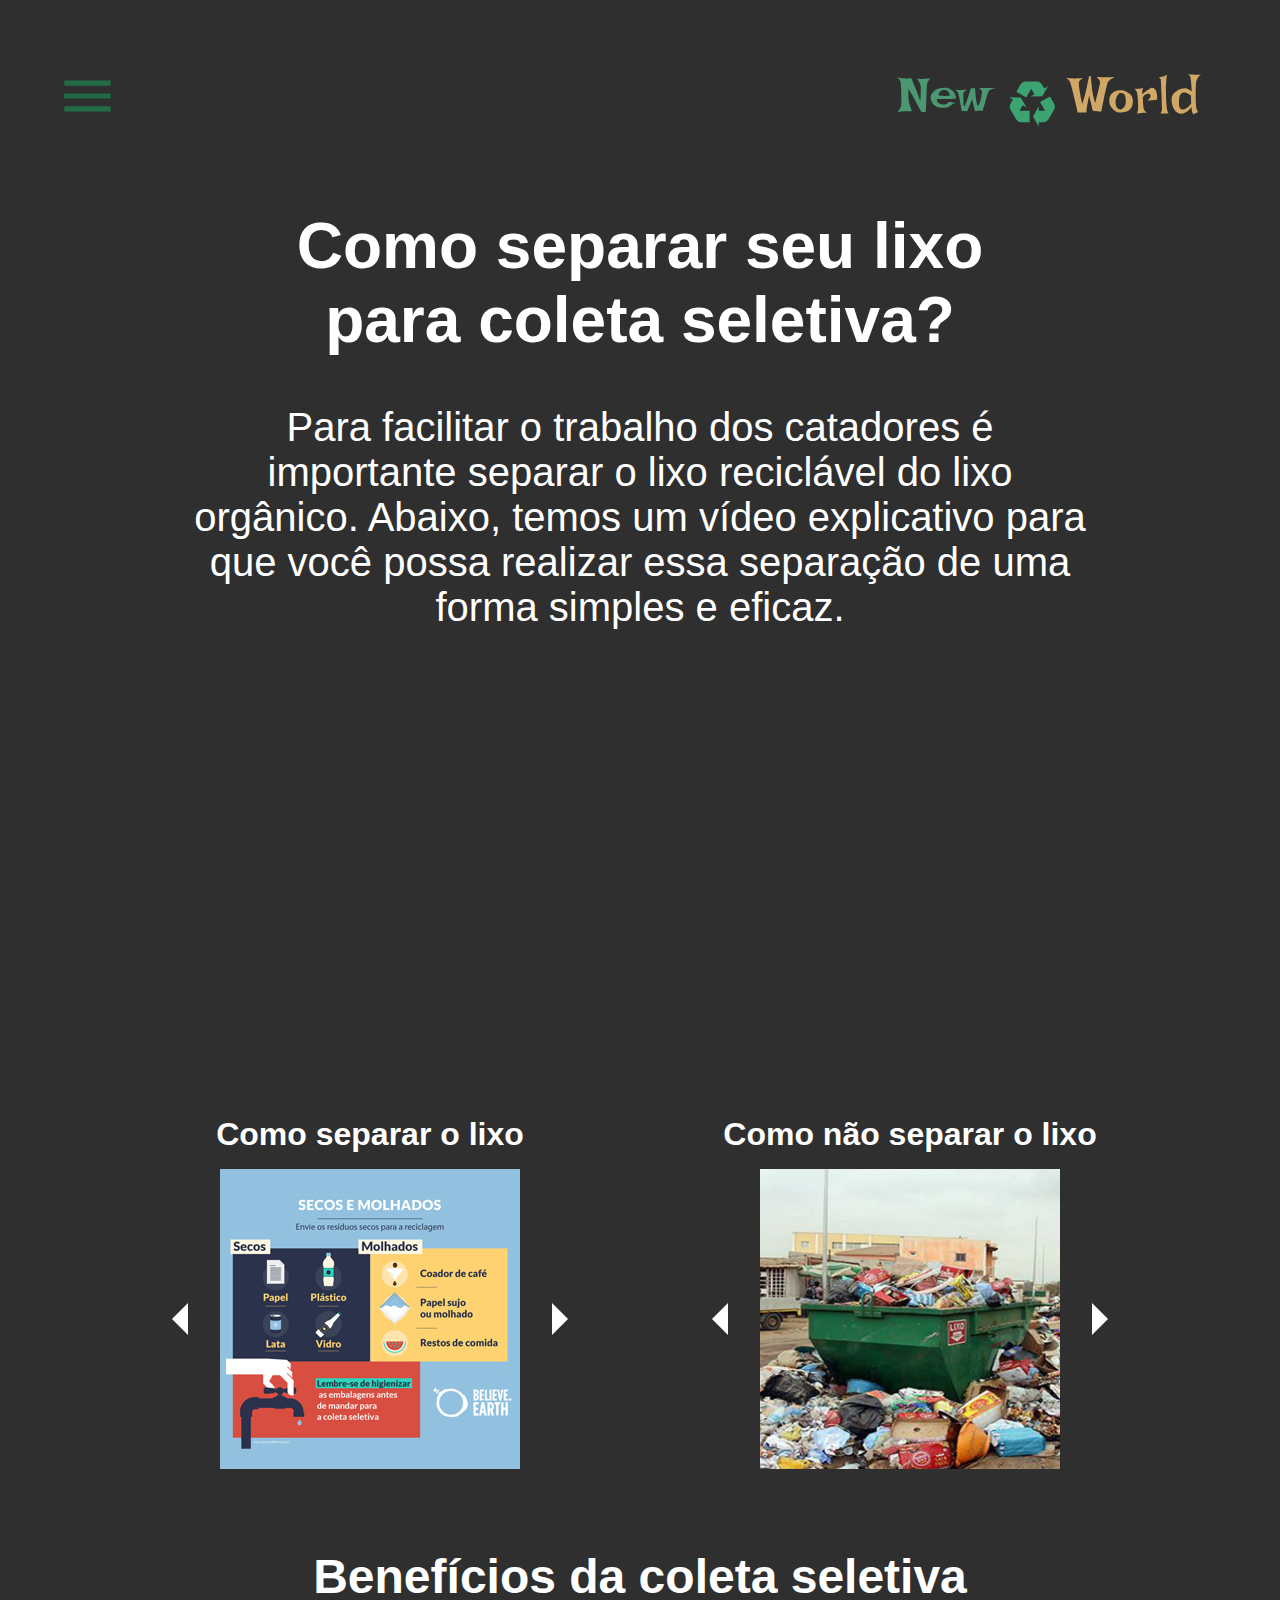
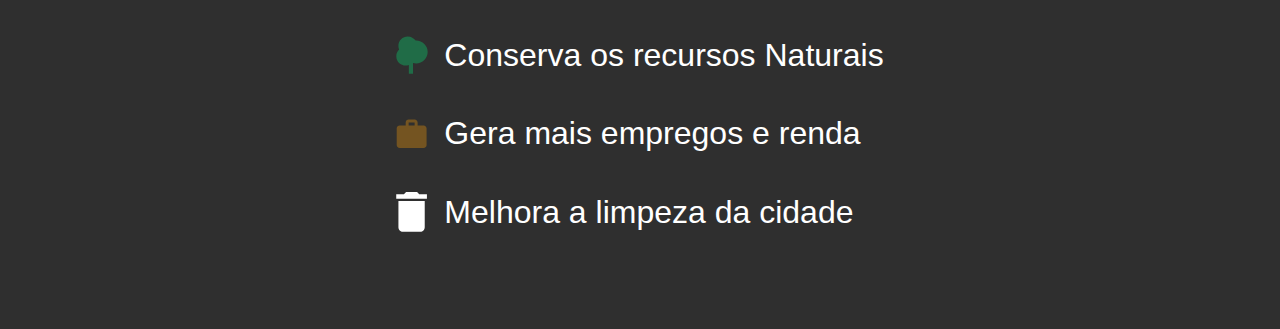
<file: index.html>
<!DOCTYPE html>
<html lang="pt-BR">

<head>
    <meta charset="UTF-8">
    <title>New World</title>
    <!-- Css -->
    <link rel="stylesheet" href="./styles/global.css">
    <link rel="stylesheet" href="./styles/index.css">
    <!-- Scripts -->
    <script defer src="./scripts/menu.js"></script>
    <script defer src="./scripts/carrosel.js"></script>
</head>

<body>
    <div id="backgroundOverlay"></div>
    <header>
        <div>
            <img id="menuIcon" src="./assets/menu.svg" alt="Icone do Menu" onclick="openMenu()">
            <img id="logo" src="./assets/logo.svg" alt="">
        </div>
        <!-- Menu lateral -->
        <nav id="menu">
            <div id="closeDiv">
                <img id="closeNav" src="./assets/close.svg" alt="Icone do X" onclick="closeMenu()">
            </div>
            <ul>
                <a href="./index.html">
                    <li>
                        <img src="./assets/home.svg" alt="Logo da pagina home">
                        <span>Home</span>
                    </li>
                </a>
                
                <a href="./pages/login.html">
                    <li>
                        <img src="./assets/login.svg" alt="Logo de login">
                        <span>Faça Login</span>
                    </li>
                </a>
                
                <a href="./pages/sobreNos.html">
                    <li>
                        <img src="./assets/info.svg" alt="Logo de sobre nós">
                        <span>Sobre nós</span>
                    </li>
                </a>
                
                <a href="./pages/ajuda.html">
                    <li>
                        <img src="../assets/help.svg" alt="Logo para ajuda">
                        <span>Ajuda</span>
                    </li>
                </a>
                
            </ul>
        </nav>
    </header>

    <main>
        <div class="divTitle">
            <h1 class="title">Como separar seu lixo </h1>
            <h1 class="title">para coleta seletiva?</h1>
        </div>
        <p class="text">Para facilitar o trabalho dos catadores é  importante separar o lixo reciclável do lixo orgânico. Abaixo, temos um vídeo explicativo para que você possa realizar essa separação de uma forma simples e eficaz.</p>
        
        <iframe width="750" height="390" src="https://www.youtube.com/embed/V4qgUdwze6E" title="YouTube video player" frameborder="0" allow="accelerometer; autoplay; clipboard-write; encrypted-media; gyroscope; picture-in-picture" allowfullscreen></iframe>

        <div id="carrosel">
            <div class="carrosel">
                <span>Como separar o lixo</span>
                <div>
                    <img class="seta" src="./assets/menu-left.svg" alt="Seta para esquerda" onclick="voltaImagem1()">
                    <img class="image" id="img1" src="./assets/comoSeparar1.jpg" alt="">
                    <img class="seta" src="./assets/menu-right.svg" alt="Seta para direita" onclick="proximaImagem1()">
                </div>
            </div>
            <div class="carrosel">
                <span>Como não separar o lixo</span>
                <div>
                    <img class="seta" src="./assets/menu-left.svg" alt="Seta para esquerda" onclick="voltaImagem2()">
                    <img class="image" id="img2" src="./assets/comoNaoSeparar1.jpg" alt="">
                    <img class="seta" src="./assets/menu-right.svg" alt="Seta para direita" onclick="proximaImagem2()">
                </div>
            </div>
        </div>

        <h1 class="title subTitle">Benefícios da coleta seletiva</h1>
        <div id="containerBeneficios">
            <div class="divBeneficios">
                <img src="./assets/tree.svg" alt="">
                <span>Conserva os recursos Naturais</span>
            </div>
            <div class="divBeneficios">
                <img src="./assets/briefcase.svg" alt="">
                <span>Gera mais empregos e renda</span>
            </div>
            <div class="divBeneficios">
                <img src="./assets/delete.svg" alt="">
                <span>Melhora a limpeza da cidade</span>
            </div>
        </div>
        
    </main>
</body>

</html>
</file>
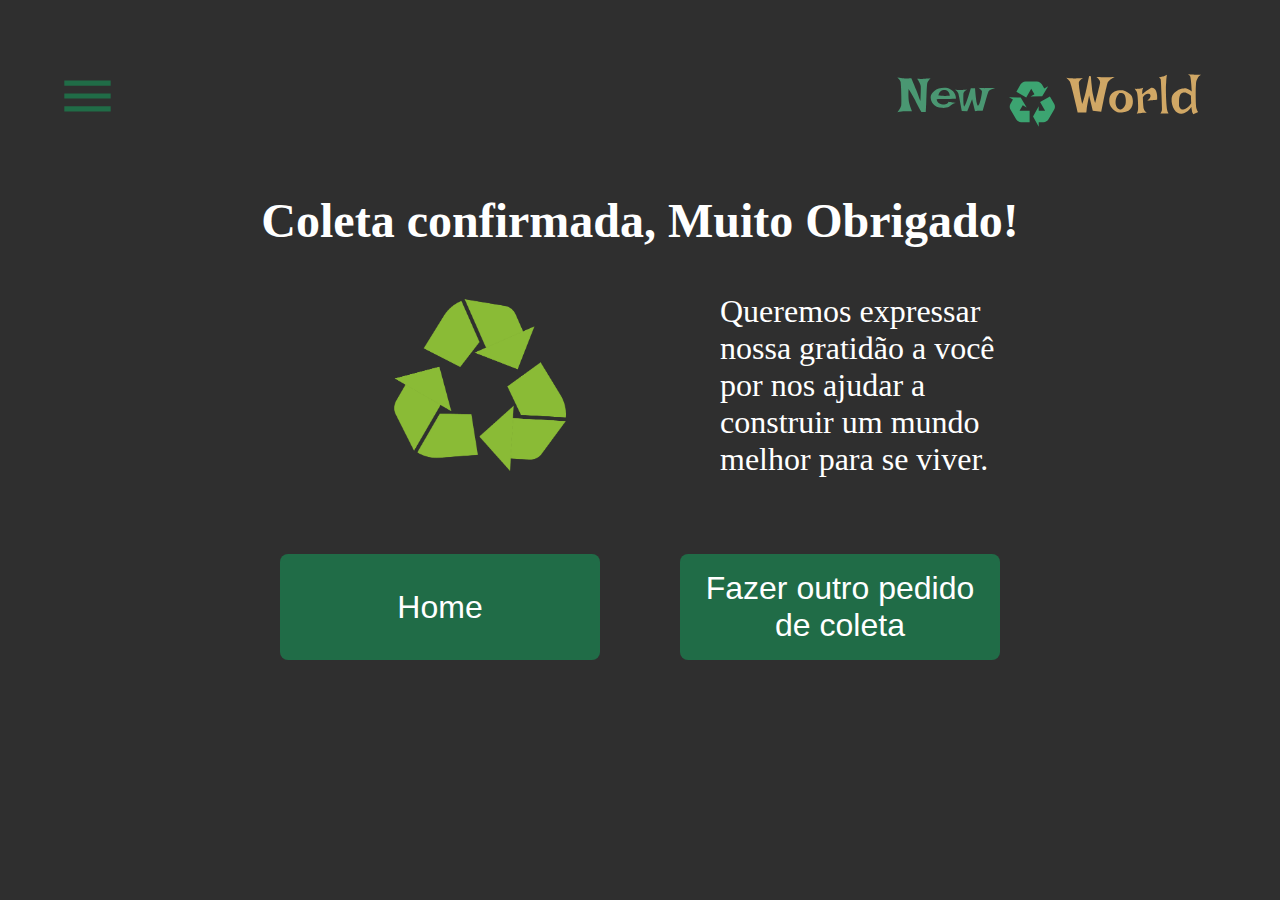
<file: pages/agradecimento.html>
<!DOCTYPE html>
<html lang="pt-BR">
<head>
    <meta charset="UTF-8">
    <title>Gratidão</title>
    <link rel="stylesheet" href="../styles/global.css">
    <link rel="stylesheet" href="../styles/agradecimento.css">
    <script defer src="../scripts/menu.js"></script>
</head>
<body>
    <div id="backgroundOverlay"></div>
    <header>
        <div>
            <img id="menuIcon" src="../assets/menu.svg" alt="Icone do Menu" onclick="openMenu()">
            <img id="logo" src="../assets/logo.svg" alt="">
        </div>
        <!-- Menu lateral -->
        <nav id="menu">
            <div id="closeDiv">
                <img id="closeNav" src="../assets/close.svg" alt="Icone do X" onclick="closeMenu()">
            </div>
            <ul>
                <a href="../index.html">
                    <li>
                        <img src="../assets/home.svg" alt="Logo da pagina home">
                        <span>Home</span>
                    </li>
                </a>
                
                <a href="./login.html">
                    <li>
                        <img src="../assets/login.svg" alt="Logo de login">
                        <span>Faça Login</span>
                    </li>
                </a>
                
                <a href="./sobreNos.html">
                    <li>
                        <img src="../assets/info.svg" alt="Logo de sobre nós">
                        <span>Sobre nós</span>
                    </li>
                </a>
                
                <a href="./ajuda.html">
                    <li>
                        <img src="../assets/help.svg" alt="Logo para ajuda">
                        <span>Ajuda</span>
                    </li>
                </a>
                
            </ul>
        </nav>
    </header>

    <main>
        <h1>Coleta confirmada, Muito Obrigado!</h1>
        <div class="textoAgradecimento">
            <img src="../assets/coleta_seletiva.png" alt="Icone da coleta seletiva">
            <p>Queremos expressar nossa gratidão a você por nos ajudar a construir um mundo melhor para se viver.</p>
        </div>

        <div class="buttons">
            <button class="button"><a href="../index.html">Home</a></button>
            <button class="button"><a href="./pessoaFisica.html">Fazer outro pedido de coleta</a></button>
            
        </div>
        
    </main>

</body>
</html>
</file>
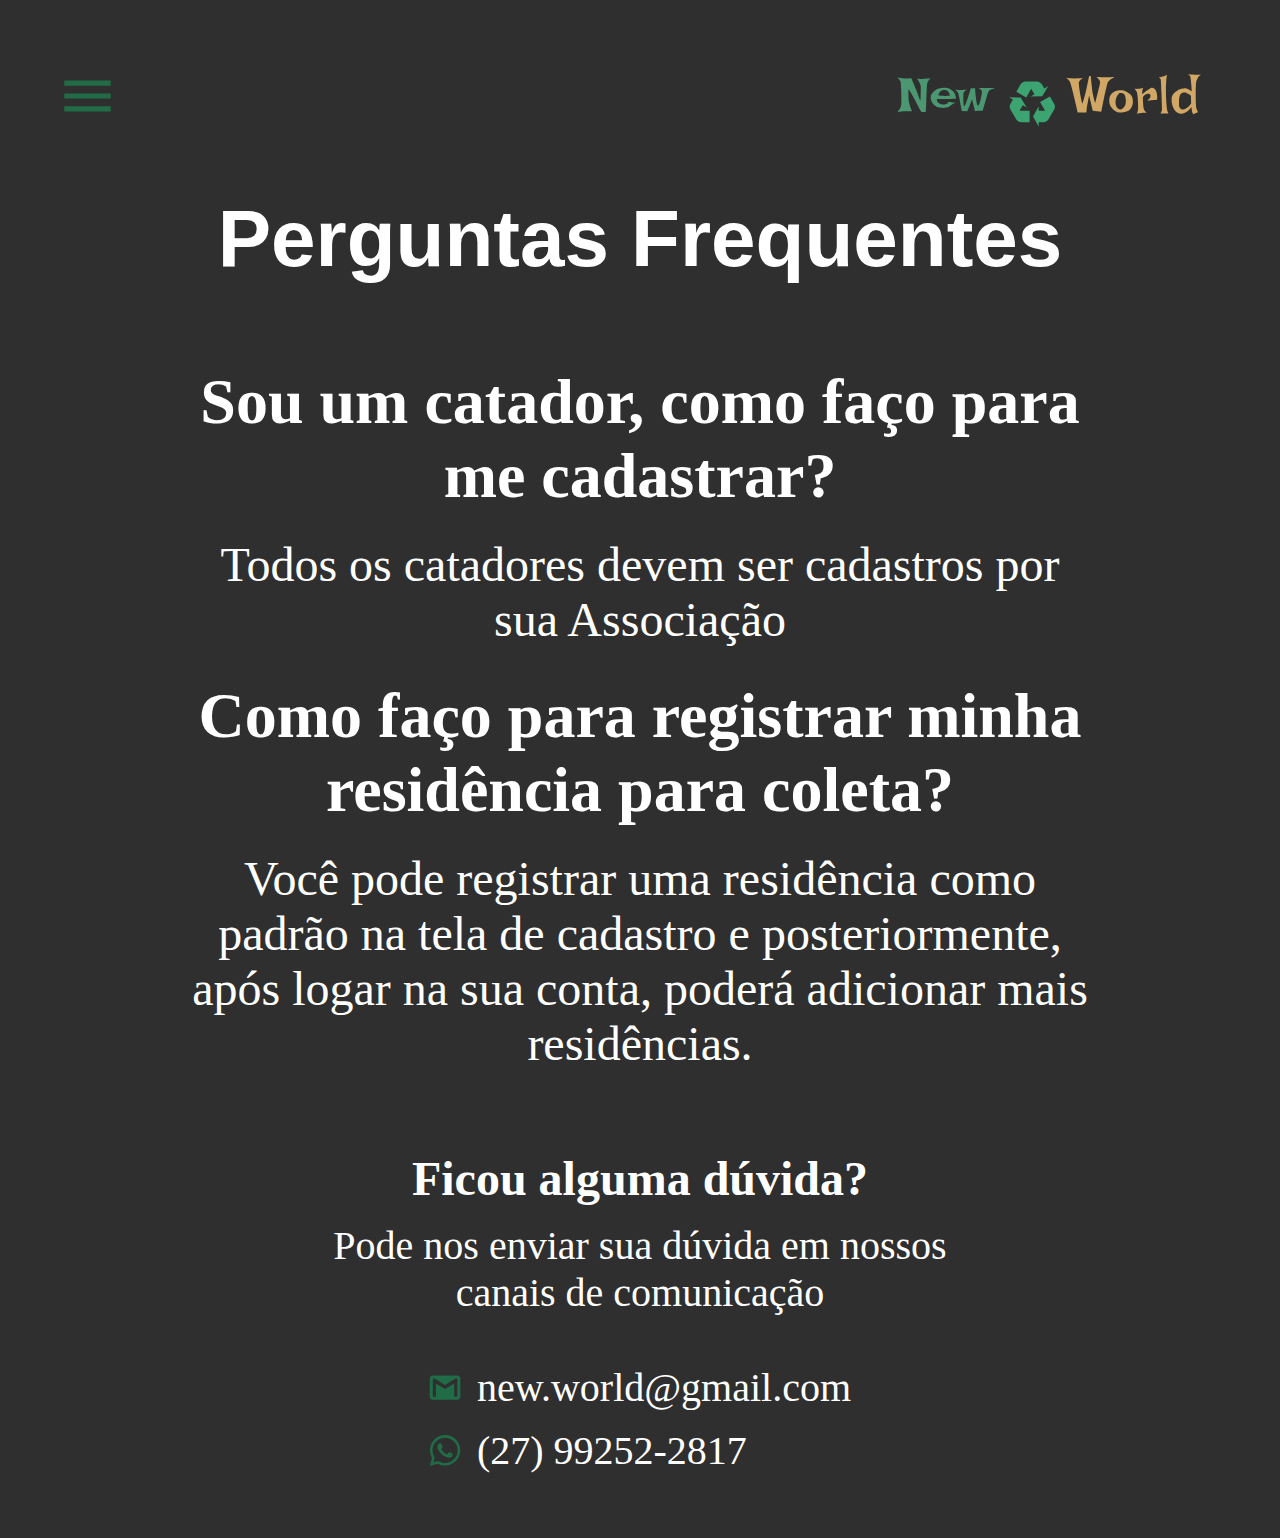
<file: pages/ajuda.html>
<!DOCTYPE html>
<html lang="pt-BR">

<head>
    <meta charset="UTF-8">
    <title>Ajuda</title>
    <link rel="stylesheet" href="../styles/global.css">
    <link rel="stylesheet" href="../styles/ajuda.css">
    <script defer src="../scripts/menu.js"></script>
</head>

<body>
    <div id="backgroundOverlay"></div>
    <header>
        <div>
            <img id="menuIcon" src="../assets/menu.svg" alt="Icone do Menu" onclick="openMenu()">
            <img id="logo" src="../assets/logo.svg" alt="">
        </div>
        <!-- Menu lateral -->
        <nav id="menu">
            <div id="closeDiv">
                <img id="closeNav" src="../assets/close.svg" alt="Icone do X" onclick="closeMenu()">
            </div>
            <ul>
                <a href="../index.html">
                    <li>
                        <img src="../assets/home.svg" alt="Logo da pagina home">
                        <span>Home</span>
                    </li>
                </a>
                
                <a href="./login.html">
                    <li>
                        <img src="../assets/login.svg" alt="Logo de login">
                        <span>Faça Login</span>
                    </li>
                </a>
                
                <a href="./sobreNos.html">
                    <li>
                        <img src="../assets/info.svg" alt="Logo de sobre nós">
                        <span>Sobre nós</span>
                    </li>
                </a>
                
                <a href="./ajuda.html">
                    <li>
                        <img src="../assets/help.svg" alt="Logo para ajuda">
                        <span>Ajuda</span>
                    </li>
                </a>
                
            </ul>
        </nav>
    </header>

    <main>
        <h1 class="title">Perguntas Frequentes</h1>

        <ul>
            <li>
                <h2>Sou um catador, como faço para me cadastrar?</h2>
                <p>Todos os catadores devem ser cadastros por sua Associação</p>
            </li>
            <li>
                <h2>Como faço para registrar minha residência para coleta?</h2>
                <p>Você pode registrar uma residência como padrão na tela de cadastro e posteriormente, após logar na
                    sua conta, poderá adicionar mais residências. </p>
            </li>
        </ul>
    </main>

    <footer>
        <h2>Ficou alguma dúvida?</h2>
        <p>Pode nos enviar sua dúvida em nossos canais de comunicação</p>
        <div id="socialMidias">
            <div>
                <img src="../assets/gmail.svg" alt="Logo do Gmail">
                <span>new.world@gmail.com</span>
            </div>
            <div>
                <img src="../assets/whatsapp.svg" alt="Logo do Whatsapp">
                <span>(27) 99252-2817</span>
            </div>
        </div>
        
    </footer>


</body>

</html>
</file>
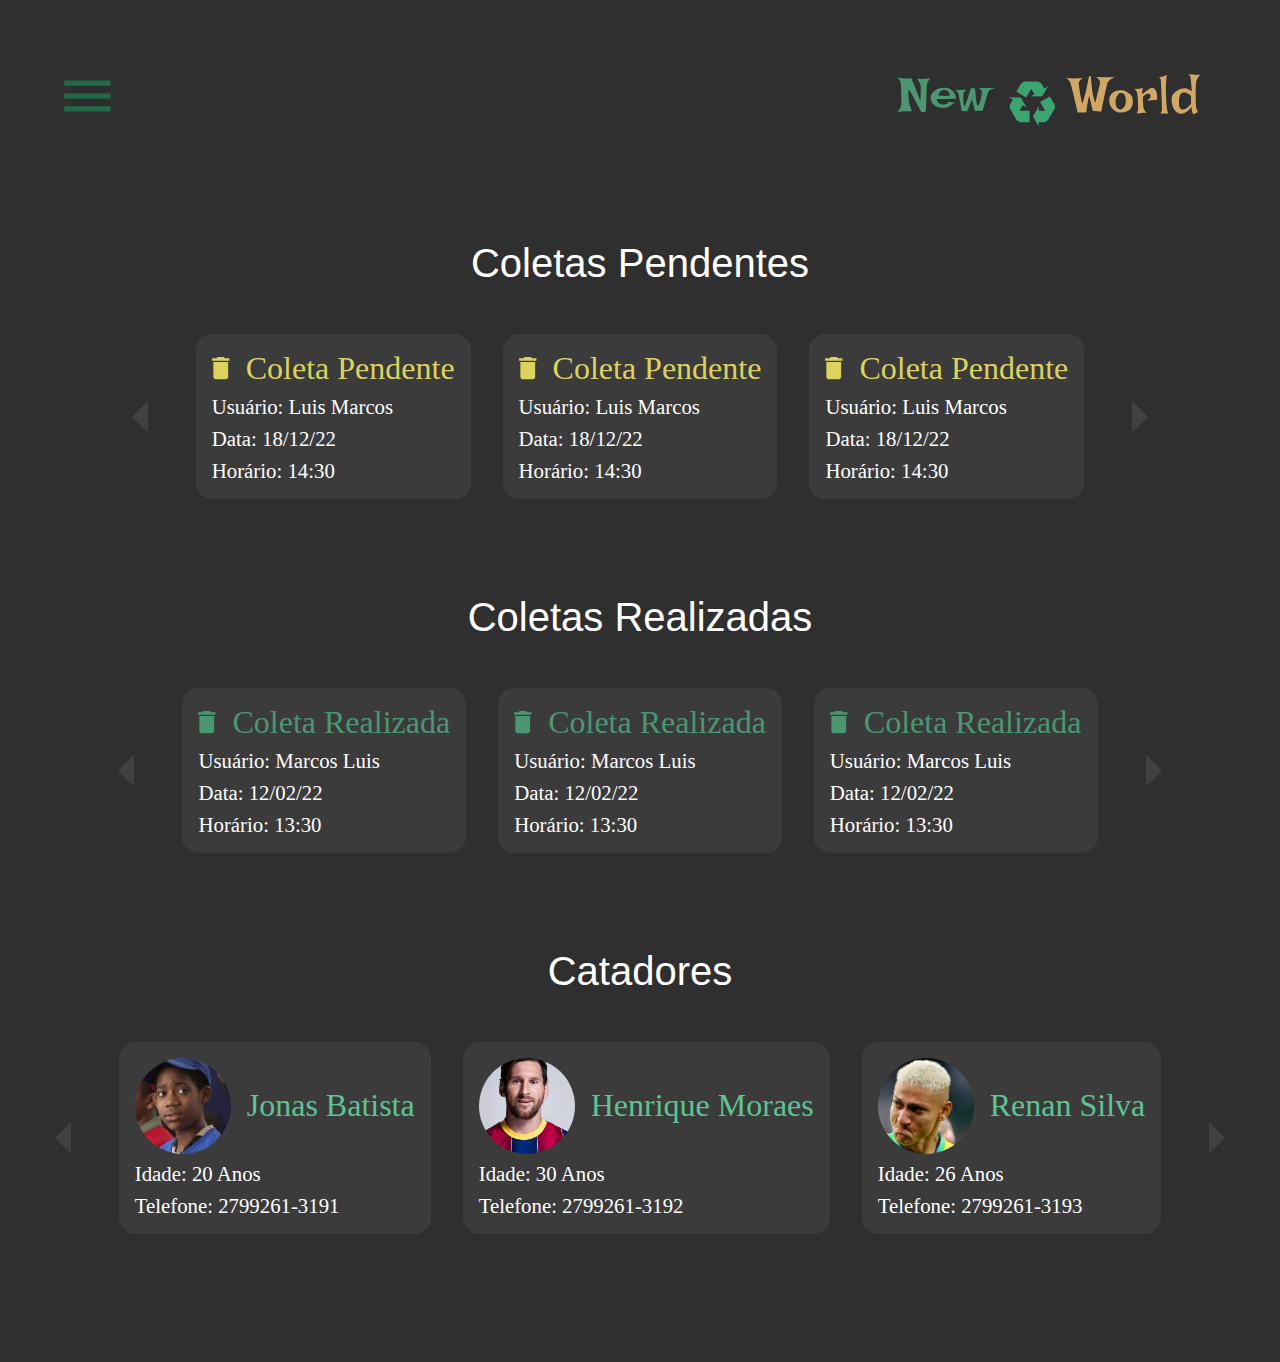
<file: pages/associacao.html>
<!DOCTYPE html>
<html lang="pt-BR">

<head>
    <meta charset="UTF-8">
    <title>Associacao</title>
    <!-- Css -->
    <link rel="stylesheet" href="../styles/global.css">
    <link rel="stylesheet" href="../styles/associacao.css">
    
    <!-- Scripts -->
    <script defer src="../scripts/menu.js"></script>

</head>

<body>
    <div id="backgroundOverlay"></div>
    <header>
        <div>
            <img id="menuIcon" src="../assets/menu.svg" alt="Icone do Menu" onclick="openMenu()">
            <img id="logo" src="../assets/logo.svg" alt="">
        </div>
        <!-- Menu lateral -->
        <nav id="menu">
            <div id="closeDiv">
                <img id="closeNav" src="../assets/close.svg" alt="Icone do X" onclick="closeMenu()">
            </div>
            <ul>
                <a href="../index.html">
                    <li>
                        <img src="../assets/home.svg" alt="Logo da pagina home">
                        <span>Home</span>
                    </li>
                </a>
                
                <a href="./associacao.html">
                    <li>
                        <img src="../assets/delete.svg" alt="Logo de login">
                        <span>Coletas</span>
                    </li>
                </a>
                
                <a href="./sobreNos.html">
                    <li>
                        <img src="../assets/info.svg" alt="Logo de sobre nós">
                        <span>Sobre nós</span>
                    </li>
                </a>
                
                <a href="./ajuda.html">
                    <li>
                        <img src="../assets/help.svg" alt="Logo para ajuda">
                        <span>Ajuda</span>
                    </li>
                </a>
                
            </ul>
        </nav>
    </header>

    <main>
        <div id="containerColetasPendentes">
            <h1>Coletas Pendentes</h1>
            <div id="coletasPendentes">
                <img class="seta" src="../assets/disabled-menu-left.svg" alt="Coleta Anterior">
                <div class="coletaPendente">
                    <div>
                        <img src="../assets/lixeiraAmarela.svg" alt="">
                        <span class="coletaPendenteTitle">Coleta Pendente</span>
                    </div>
                    <span class="infosColeta">Usuário: Luis Marcos</span>
                    <span class="infosColeta">Data: 18/12/22</span>
                    <span class="infosColeta">Horário: 14:30</span>
                </div>

                <div class="coletaPendente">
                    <div>
                        <img src="../assets/lixeiraAmarela.svg" alt="">
                        <span class="coletaPendenteTitle">Coleta Pendente</span>
                    </div>
                    <span class="infosColeta">Usuário: Luis Marcos</span>
                    <span class="infosColeta">Data: 18/12/22</span>
                    <span class="infosColeta">Horário: 14:30</span>
                </div>

                <div class="coletaPendente">
                    <div>
                        <img src="../assets/lixeiraAmarela.svg" alt="">
                        <span class="coletaPendenteTitle">Coleta Pendente</span>
                    </div>
                    <span class="infosColeta">Usuário: Luis Marcos</span>
                    <span class="infosColeta">Data: 18/12/22</span>
                    <span class="infosColeta">Horário: 14:30</span>
                </div>


                <img class="seta" src="../assets/disabled-menu-right.svg" alt="Proxima Coleta">
            </div>
        </div>

        <div id="containerColetasRealizadas">
            <h1>Coletas Realizadas</h1>
            <div id="coletasRealizadas">
                <img class="seta" src="../assets/disabled-menu-left.svg" alt="Coleta Anterior">
                <div class="coletaRealizada">
                    <div>
                        <img src="../assets/lixeiraVerde.svg" alt="">
                        <span class="coletaRealizadaTitle">Coleta Realizada</span>
                    </div>
                    <span class="infosColeta">Usuário: Marcos Luis</span>
                    <span class="infosColeta">Data: 12/02/22</span>
                    <span class="infosColeta">Horário: 13:30</span>
                </div>

                <div class="coletaRealizada">
                    <div>
                        <img src="../assets/lixeiraVerde.svg" alt="">
                        <span class="coletaRealizadaTitle" >Coleta Realizada</span>
                    </div>
                    <span class="infosColeta">Usuário: Marcos Luis</span>
                    <span class="infosColeta">Data: 12/02/22</span>
                    <span class="infosColeta">Horário: 13:30</span>
                </div>

                <div class="coletaRealizada">
                    <div>
                        <img src="../assets/lixeiraVerde.svg" alt="">
                        <span class="coletaRealizadaTitle" >Coleta Realizada</span>
                    </div>
                    <span class="infosColeta">Usuário: Marcos Luis</span>
                    <span class="infosColeta">Data: 12/02/22</span>
                    <span class="infosColeta">Horário: 13:30</span>
                </div>


                <img class="seta" src="../assets/disabled-menu-right.svg" alt="Proxima Coleta">
            </div>
        </div>

        <div id="containerCatadores">
            <h1>Catadores</h1>
            <div id="catadores">
                <img class="seta" src="../assets/disabled-menu-left.svg" alt="Coleta Anterior">
                <div class="catador">
                    <div>
                        <div id="catadorImage1"></div>
                        <span class="catadorTitle">Jonas Batista</span>
                    </div>
                    <span class="infosCatador">Idade: 20 Anos</span>
                    <span class="infosCatador">Telefone: 2799261-3191</span>
                </div>

                <div class="catador">
                    <div>
                        <div id="catadorImage2"></div>
                        <span class="catadorTitle">Henrique Moraes</span>
                    </div>
                    <span class="infosCatador">Idade: 30 Anos</span>
                    <span class="infosCatador">Telefone: 2799261-3192</span>
                </div>

                <div class="catador">
                    <div>
                        <div id="catadorImage3"></div>
                        <span class="catadorTitle">Renan Silva</span>
                    </div>
                    <span class="infosCatador">Idade: 26 Anos</span>
                    <span class="infosCatador">Telefone: 2799261-3193</span>
                </div>


                <img class="seta" src="../assets/disabled-menu-right.svg" alt="Proxima Coleta">
            </div>
        </div>
        
    </main>
</body>

</html>
</file>
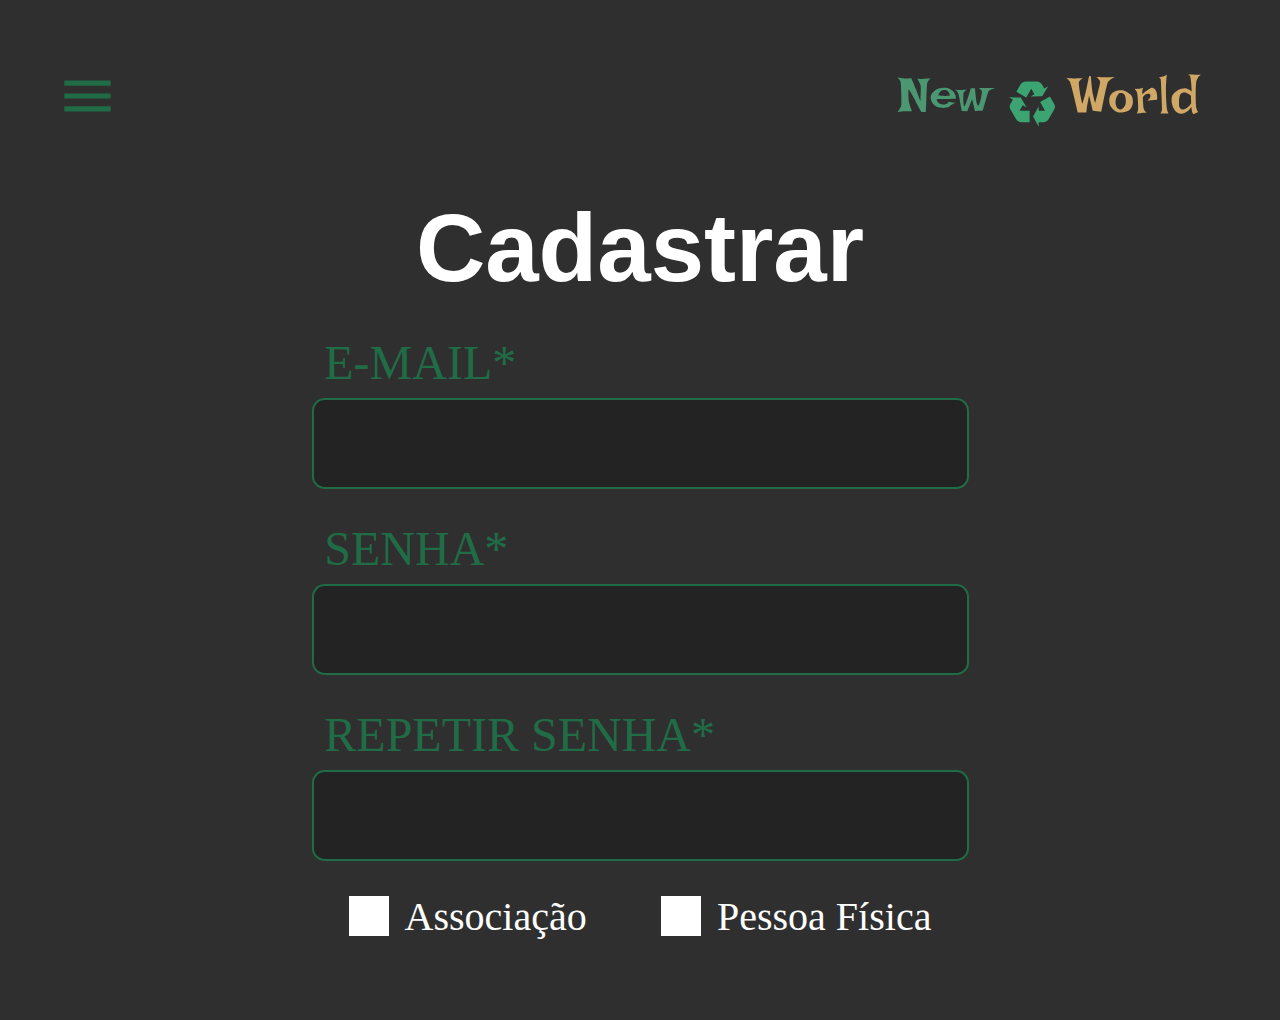
<file: pages/cadastro.html>
<!DOCTYPE html>
<html lang="pt-BR">

<head>
    <meta charset="UTF-8">
    <title>Cadastro</title>
    <link rel="stylesheet" href="../styles/global.css">
    <link rel="stylesheet" href="../styles/cadastro.css">
    <script defer src="../scripts/menu.js"></script>
    <script defer src="../scripts/checkboxCadastro.js"></script>
</head>

<body>
    <div id="backgroundOverlay"></div>
    <div id="modal">
        
    </div>
    
    <header>
        <div>
            <img id="menuIcon" src="../assets/menu.svg" alt="Icone do Menu" onclick="openMenu()">
            <img id="logo" src="../assets/logo.svg" alt="">
        </div>
        <!-- Menu lateral -->
        <nav id="menu">
            <div id="closeDiv">
                <img id="closeNav" src="../assets/close.svg" alt="Icone do X" onclick="closeMenu()">
            </div>
            <ul>
                <a href="../index.html">
                    <li>
                        <img src="../assets/home.svg" alt="Logo da pagina home">
                        <span>Home</span>
                    </li>
                </a>
                
                <a href="./login.html">
                    <li>
                        <img src="../assets/login.svg" alt="Logo de login">
                        <span>Faça Login</span>
                    </li>
                </a>
                
                <a href="./sobreNos.html">
                    <li>
                        <img src="../assets/info.svg" alt="Logo de sobre nós">
                        <span>Sobre nós</span>
                    </li>
                </a>
                
                <a href="./ajuda.html">
                    <li>
                        <img src="../assets/help.svg" alt="Logo para ajuda">
                        <span>Ajuda</span>
                    </li>
                </a>
                
            </ul>
        </nav>
    </header>

    <main>
        <h1 class="title">Cadastrar</h1>
        <form>
            <div class="inputDiv">
                <label class="labelCadastro" for="e-mail">E-mail*</label>
                <input class="inputCadastro" id='e-mail' type="text">
            </div>
            <div class="inputDiv">
                <label class="labelCadastro" for="">Senha*</label>
                <input class="inputCadastro" type="text">
            </div>
            <div class="inputDiv">
                <label class="labelCadastro" for="">Repetir Senha*</label>
                <input class="inputCadastro" type="text">
            </div>

            <div class="checkBoxsDiv">
                <div class="inputDiv_checkbox">
                    <input class="inputCadastro_checkbox" type="radio" name="userType" value='associacao' id="associacao" onchange="checkAssociacao()">
                    <label class="labelCadastro_checkbox" for="associacao">Associação</label>
                </div>
                <div class="inputDiv_checkbox">
                    <input class="inputCadastro_checkbox" type="radio" name="userType" id="pessoaFisica" onchange="checkPessoaFisica()">
                    <label class="labelCadastro_checkbox" for="pessoaFisica">Pessoa Física</label>
                </div>
            </div>

            <div id="afterCheckbox_associacao">
                <div class="inputDiv">
                    <label class="labelCadastro" for="">CNPJ*</label>
                    <input class="inputCadastro" type="text">
                </div>
                <div class="inputDiv">
                    <label class="labelCadastro" for="">NOME*</label>
                    <input class="inputCadastro" type="text">
                </div>
                <div class="inputDiv">
                    <label class="labelCadastro" for="">CEP*</label>
                    <input class="inputCadastro" type="text">
                </div>
                <div class="inputDiv">
                    <label class="labelCadastro" for="">LOGRADOURO*</label>
                    <input class="inputCadastro" type="text">
                </div>
                <div class="inputDiv">
                    <label class="labelCadastro" for="">NÚMERO*</label>
                    <input class="inputCadastro" type="number">
                </div>
                <div class="inputDiv">
                    <label class="labelCadastro" for="">BAIRRO*</label>
                    <input class="inputCadastro" type="text">
                </div>
                <div class="inputDiv">
                    <label class="labelCadastro" for="">UF*</label>
                    <input class="inputCadastro" type="text">
                </div>
                <div class="inputDiv">
                    <label class="labelCadastro" for="">TELEFONE 1*</label>
                    <input class="inputCadastro" type="text">
                </div>
                <div class="inputDiv">
                    <label class="labelCadastro" for="">TELEFONE 2</label>
                    <input class="inputCadastro" type="text">
                </div>

                <div class="divButtonCadastrar">
                    <button class="button">Cadastrar</button>
                </div>
            </div>

            <div id="afterCheckbox_pessoaFisica">
                <div class="inputDiv">
                    <label class="labelCadastro" for="">CPF*</label>
                    <input class="inputCadastro" type="text">
                </div>
                <div class="inputDiv">
                    <label class="labelCadastro" for="">NOME*</label>
                    <input class="inputCadastro" type="text">
                </div>
                <div class="inputDiv">
                    <label class="labelCadastro" for="">DATA DE NASCIMENTO*</label>
                    <input class="inputCadastro" type="date">
                </div>
                <div class="inputDiv">
                    <label class="labelCadastro" for="">GÊNERO*</label>
                    <select class="inputCadastro" id="">
                        <option value="M">Masculino</option>
                        <option value="F">Feminino</option>
                        <option value="O">Outro</option>
                    </select>
                </div>
                <div class="inputDiv">
                    <label class="labelCadastro" for="">CEP*</label>
                    <input class="inputCadastro" type="text">
                </div>
                <div class="inputDiv">
                    <label class="labelCadastro" for="">LOGRADOURO*</label>
                    <input class="inputCadastro" type="text">
                </div>
                <div class="inputDiv">
                    <label class="labelCadastro" for="">NÚMERO*</label>
                    <input class="inputCadastro" type="number">
                </div>
                <div class="inputDiv">
                    <label class="labelCadastro" for="">BAIRRO*</label>
                    <input class="inputCadastro" type="text">
                </div>
                <div class="inputDiv">
                    <label class="labelCadastro" for="">UF*</label>
                    <input class="inputCadastro" type="text">
                </div>
                <div class="inputDiv">
                    <label class="labelCadastro" for="">TELEFONE 1*</label>
                    <input class="inputCadastro" type="text">
                </div>
                <div class="inputDiv">
                    <label class="labelCadastro" for="">TELEFONE 2</label>
                    <input class="inputCadastro" type="text">
                </div>
                <div class="divButtonCadastrar">
                    <button class="button">Cadastrar</button>
                </div>
            </div>
        </form>
    </main>
  

</body>

</html>
</file>
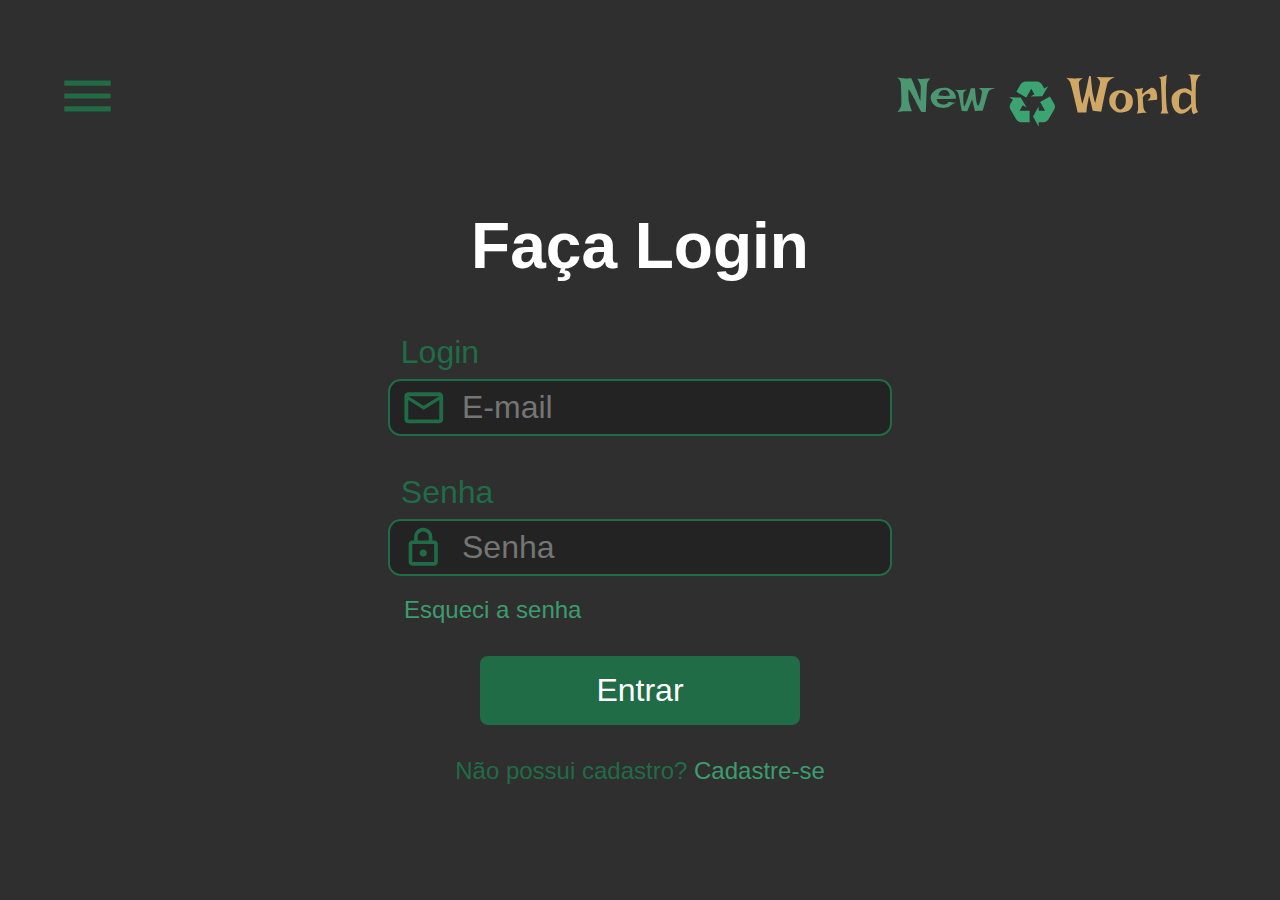
<file: pages/login.html>
<!DOCTYPE html>
<html lang="pt-BR">
<head>
    <meta charset="UTF-8">
    <title>Login</title>
    <link rel="stylesheet" href="../styles/global.css">
    <link rel="stylesheet" href="../styles/login.css">
    <script defer src="../scripts/menu.js"></script>
</head>
<body>
    <div id="backgroundOverlay"></div>
    <header>
        <div>
            <img id="menuIcon" src="../assets/menu.svg" alt="Icone do Menu" onclick="openMenu()">
            <img id="logo" src="../assets/logo.svg" alt="">
        </div>
        <!-- Menu lateral -->
        <nav id="menu">
            <div id="closeDiv">
                <img id="closeNav" src="../assets/close.svg" alt="Icone do X" onclick="closeMenu()">
            </div>
            <ul>
                <a href="../index.html">
                    <li>
                        <img src="../assets/home.svg" alt="Logo da pagina home">
                        <span>Home</span>
                    </li>
                </a>
                
                <a href="./login.html">
                    <li>
                        <img src="../assets/login.svg" alt="Logo de login">
                        <span>Faça Login</span>
                    </li>
                </a>
                
                <a href="./sobreNos.html">
                    <li>
                        <img src="../assets/info.svg" alt="Logo de sobre nós">
                        <span>Sobre nós</span>
                    </li>
                </a>
                
                <a href="./ajuda.html">
                    <li>
                        <img src="../assets/help.svg" alt="Logo para ajuda">
                        <span>Ajuda</span>
                    </li>
                </a>
                
            </ul>
        </nav>
    </header>

    <main>
        <h1 class="title">Faça Login</h1>
        <form>
            <div class="inputDiv">
                <label for="email">Login</label>
                <div class="containerInput">
                    <img id="emailIcon" src="../assets/e-mail.svg" alt="">
                    <input type="email" id="email" placeholder="E-mail" required>
                </div>
            </div>
            <div class="inputDiv">
                <label for="senha">Senha</label>
                <div class="containerInput">
                    <img id="lokerIcon" src="../assets/loker.svg" alt="">
                    <input type="password" id="senha" placeholder="Senha" required>
                </div>
            </div>
            <a id="forgotPassword" href="./recuperarSenha.html">Esqueci a senha</a>
            <button class="button">Entrar</button>
        </form>
        
        <span id="registerSpan">Não possui cadastro? <a href="./cadastro.html">Cadastre-se</a></span>

        
    </main>

</body>
</html>
</file>
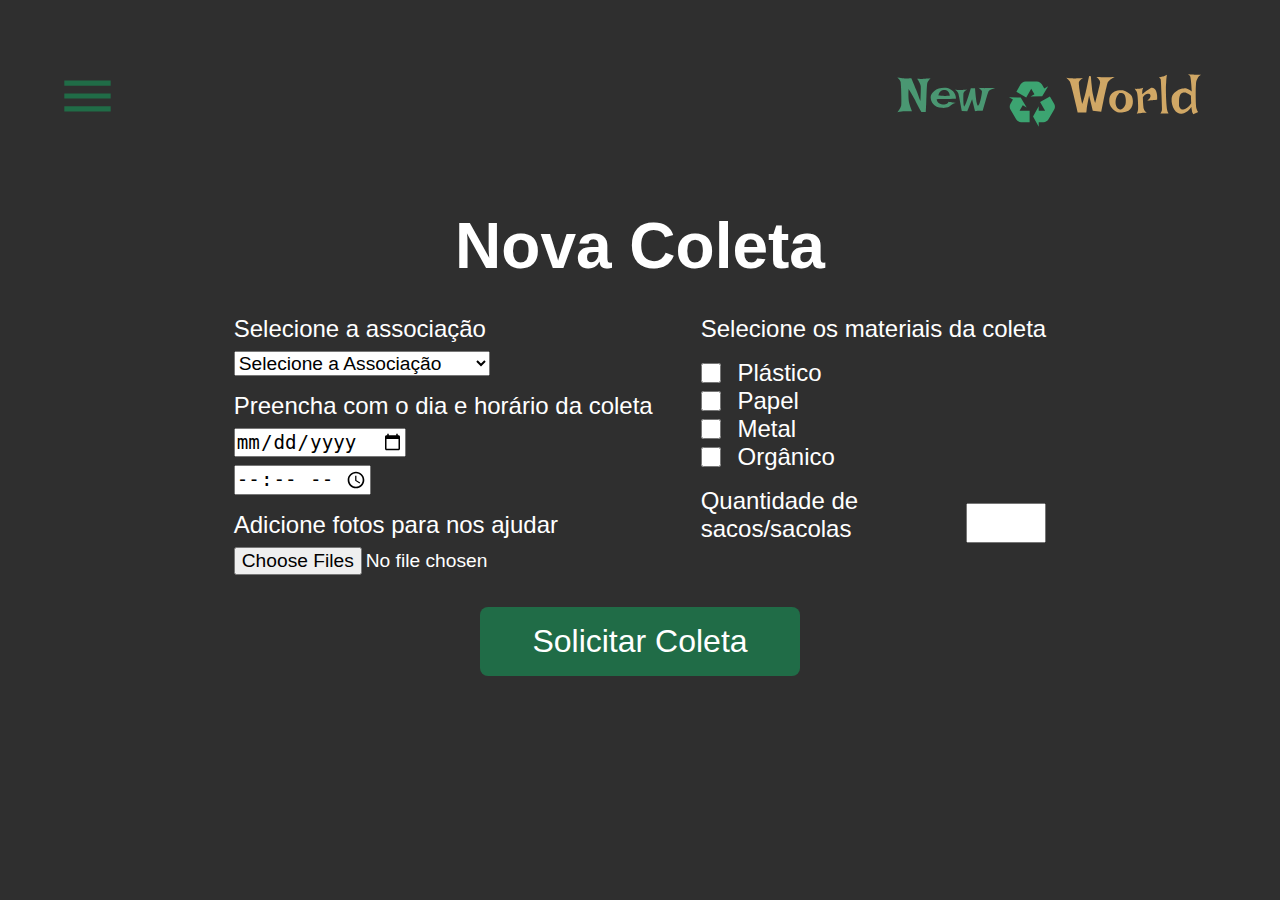
<file: pages/pessoaFisica.html>
<!DOCTYPE html>
<html lang="pt-BR">
<head>
    <meta charset="UTF-8">
    <title>Nova Coleta</title>
    <link rel="stylesheet" href="../styles/global.css">
    <link rel="stylesheet" href="../styles/login.css">
    <link rel="stylesheet" href="../styles/pessoaFisica.css">
    <script defer src="../scripts/menu.js"></script>
</head>
<body>
    <div id="backgroundOverlay"></div>
    <header>
        <div>
            <img id="menuIcon" src="../assets/menu.svg" alt="Icone do Menu" onclick="openMenu()">
            <img id="logo" src="../assets/logo.svg" alt="">
        </div>
        <!-- Menu lateral -->
        <nav id="menu">
            <div id="closeDiv">
                <img id="closeNav" src="../assets/close.svg" alt="Icone do X" onclick="closeMenu()">
            </div>
            <ul>
                <a href="../index.html">
                    <li>
                        <img src="../assets/home.svg" alt="Logo da pagina home">
                        <span>Home</span>
                    </li>
                </a>
                
                <a href="./login.html">
                    <li>
                        <img src="../assets/login.svg" alt="Logo de login">
                        <span>Faça Login</span>
                    </li>
                </a>
                
                <a href="./sobreNos.html">
                    <li>
                        <img src="../assets/info.svg" alt="Logo de sobre nós">
                        <span>Sobre nós</span>
                    </li>
                </a>
                
                <a href="./ajuda.html">
                    <li>
                        <img src="../assets/help.svg" alt="Logo para ajuda">
                        <span>Ajuda</span>
                    </li>
                </a>
                
            </ul>
        </nav>
    </header>

    <main>
        <h1 class="title">Nova Coleta</h1>

        <form>
            <div class="left">
                <div>
                    <label for="selectAssociacao">Selecione a associação</label>
                    <select name="associacao" id="selectAssociacao">
                        <option value="0">Selecione a Associação</option>
                        <option value="ascavive">ASCAVIVE - Associação de Catadores de Vila Velha</option>
                        <option value="amariv">AMARIV - Associação dos Catadores de Materiais Recicláveis da Ilha de Vitória</option>
                        <option value="revive">REVIVE - Associação de Catadores</option>
                        <option value="ascaveni">ASCAVENI - Associação de Catadores de Venda Nova do Imigrante</option>
                    </select>
                </div>
                <div>
                    <label for="horarioColeta">Preencha com o dia e horário da coleta</label>
                    <input type="date" name="diaColeta" id="diaColeta">
                    <input type="time" name="horarioColeta" id="horarioColeta">
                </div>
                <div>
                    <label for="files">Adicione fotos para nos ajudar</label>
                    <input id="files" type="file" multiple>
                </div>
            </div>
            <div class="right">
                <span>Selecione os materiais da coleta</span>
                <div>
                    <input type="checkbox" id="plastico" value="plastico">
                    <label for="plastico">Plástico</label>
                </div>
                <div>
                    <input type="checkbox" id="papel" value="papel">
                    <label for="papel">Papel</label>
                </div>
                <div>
                    <input type="checkbox" id="metal" value="metal">
                    <label for="metal">Metal</label>
                </div>
                <div>
                    <input type="checkbox" id="organico" value="organico">
                    <label for="organico">Orgânico</label>
                </div>
                <div id="sacolas">
                    <label for="sacolas">Quantidade de sacos/sacolas</label>
                    <input type="number" id="sacolas">
                </div>
            </div>
        </form>
        <button class="button"><a href="./agradecimento.html">Solicitar Coleta</a></button>

        
       
    </main>

</body>
</html>
</file>
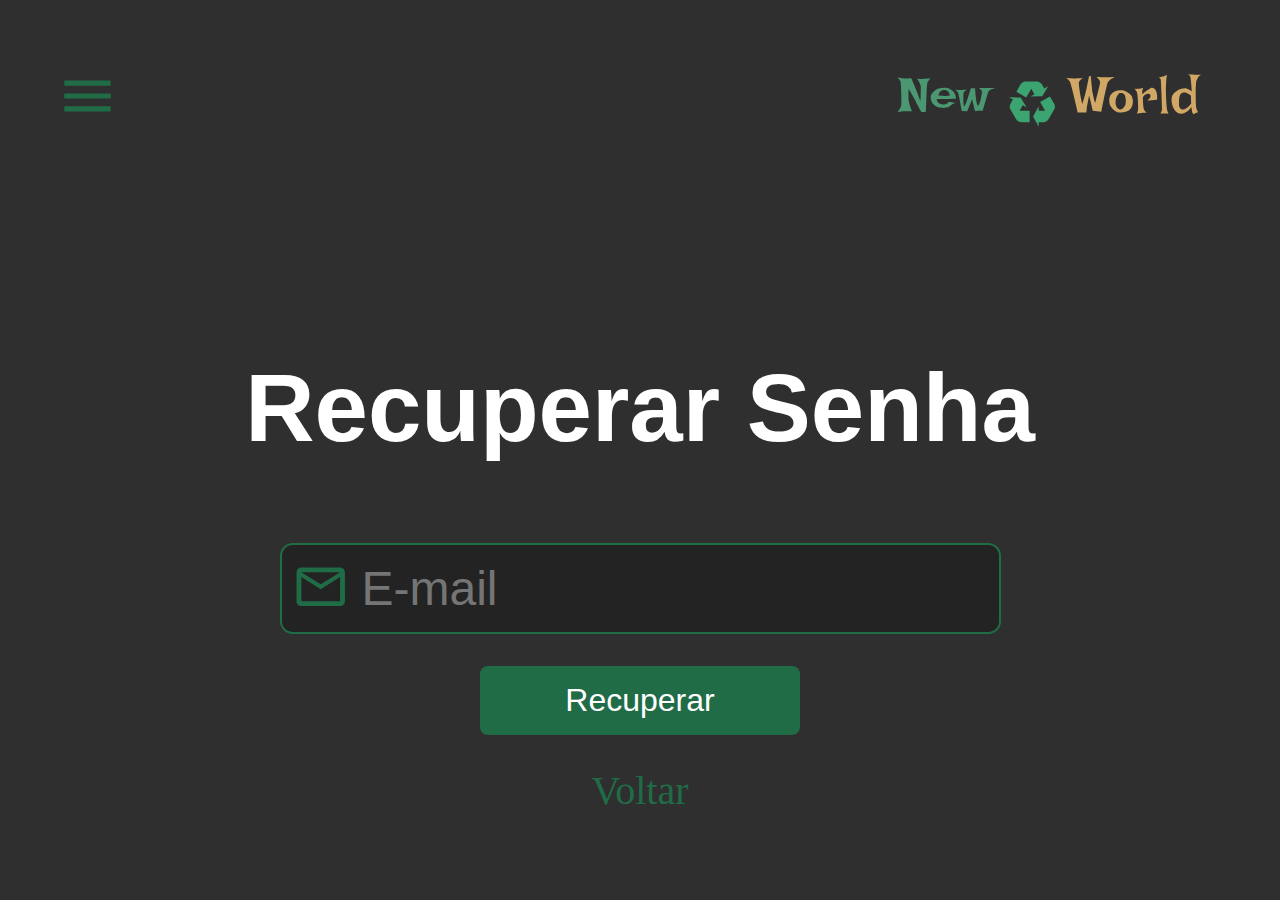
<file: pages/recuperarSenha.html>
<!DOCTYPE html>
<html lang="pt-BR">

<head>
    <meta charset="UTF-8">
    <title>Recuperar Senha</title>
    <link rel="stylesheet" href="../styles/global.css">
    <link rel="stylesheet" href="../styles/reperarSenha.css">
    <script src="../scripts/menu.js"></script>
</head>

<body>
    <div id="backgroundOverlay"></div>
    <header>
        <div>
            <img id="menuIcon" src="../assets/menu.svg" alt="Icone do Menu" onclick="openMenu()">
            <img id="logo" src="../assets/logo.svg" alt="">
        </div>
        <!-- Menu lateral -->
        <nav id="menu">
            <div id="closeDiv">
                <img id="closeNav" src="../assets/close.svg" alt="Icone do X" onclick="closeMenu()">
            </div>
            <ul>
                <a href="../index.html">
                    <li>
                        <img src="../assets/home.svg" alt="Logo da pagina home">
                        <span>Home</span>
                    </li>
                </a>
                
                <a href="./login.html">
                    <li>
                        <img src="../assets/login.svg" alt="Logo de login">
                        <span>Faça Login</span>
                    </li>
                </a>
                
                <a href="./sobreNos.html">
                    <li>
                        <img src="../assets/info.svg" alt="Logo de sobre nós">
                        <span>Sobre nós</span>
                    </li>
                </a>
                
                <a href="./ajuda.html">
                    <li>
                        <img src="../assets/help.svg" alt="Logo para ajuda">
                        <span>Ajuda</span>
                    </li>
                </a>
                
            </ul>
        </nav>
    </header>
    <main>
        <h1 class="title">Recuperar Senha</h1>
        <form>
            <div class="containerInput">
                <img id="emailIcon" src="../assets/e-mail.svg" alt="Icone de E-mail">
                <input type="email" id="email" placeholder="E-mail" required>
            </div>
            <button class="button">Recuperar</button>
        </form>

        <a id="voltar" href="./login.html">Voltar</a></span>


    </main>

</body>

</html>
</file>
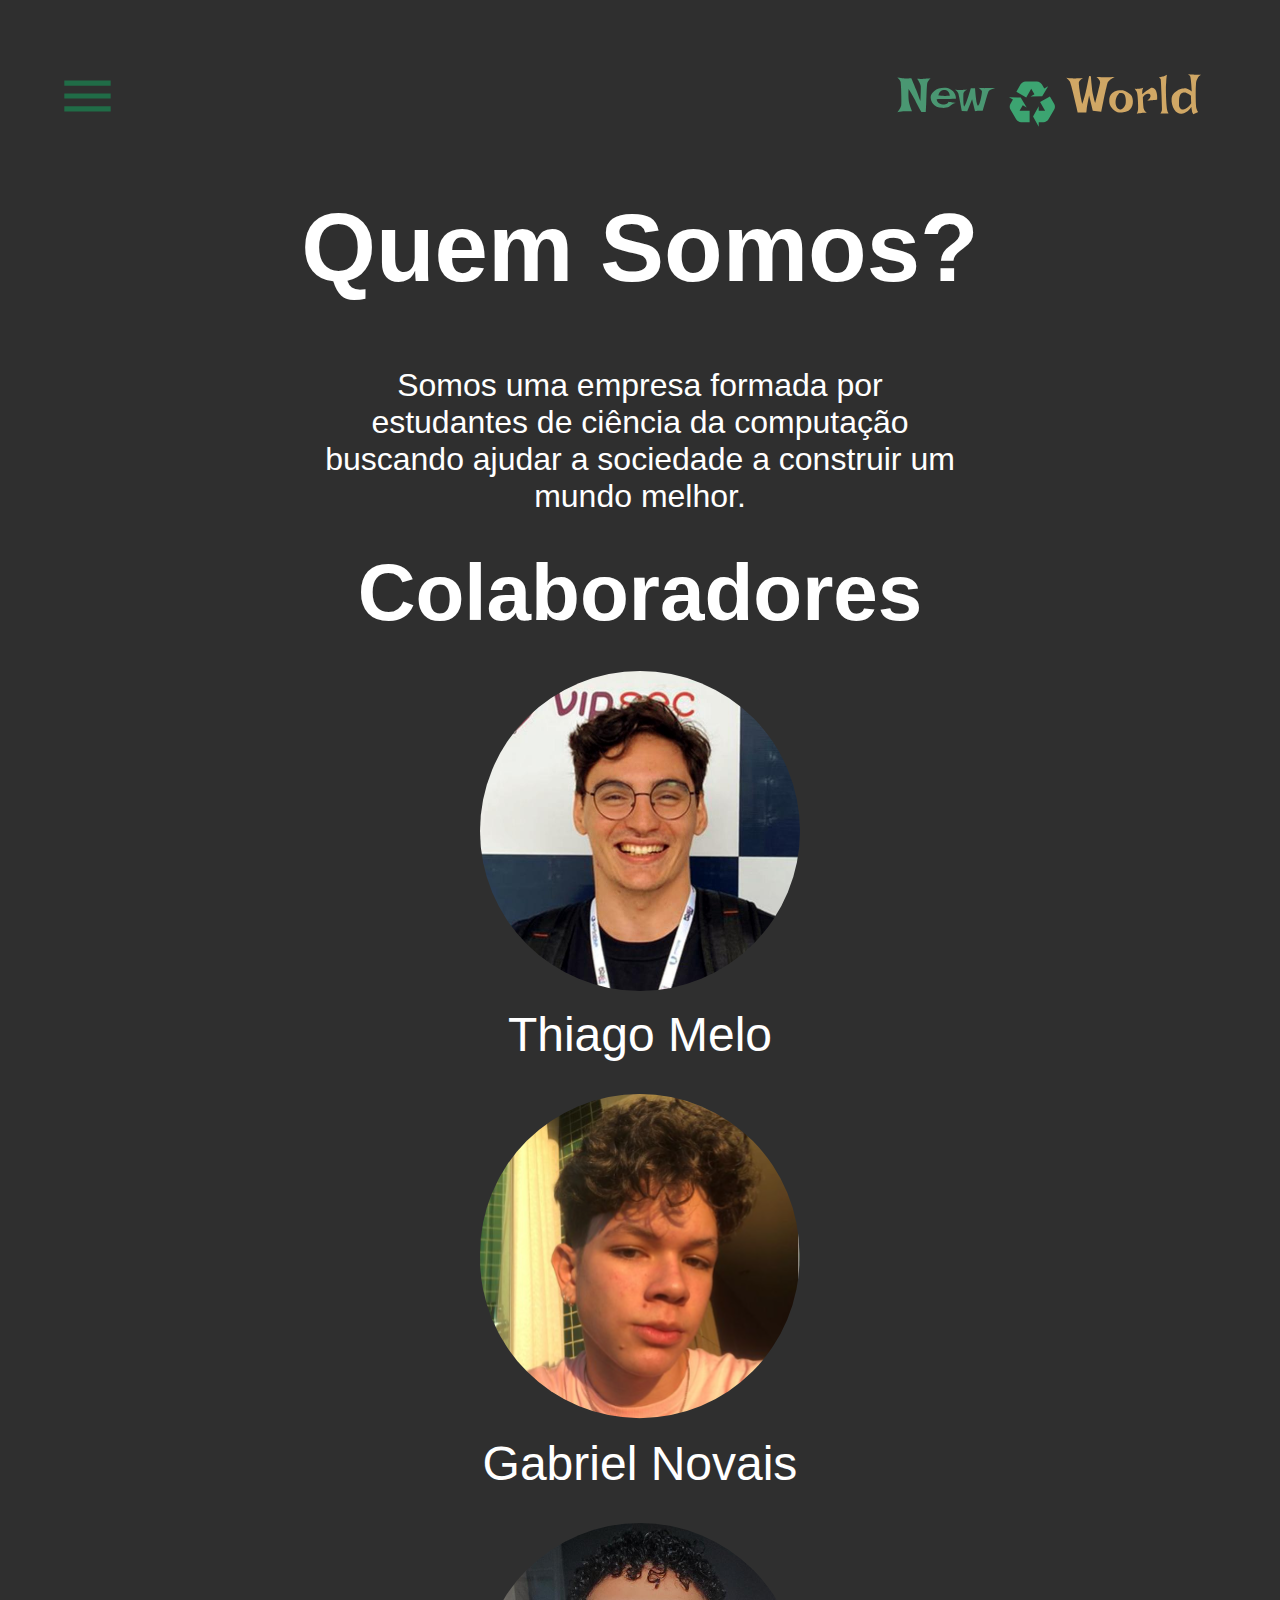
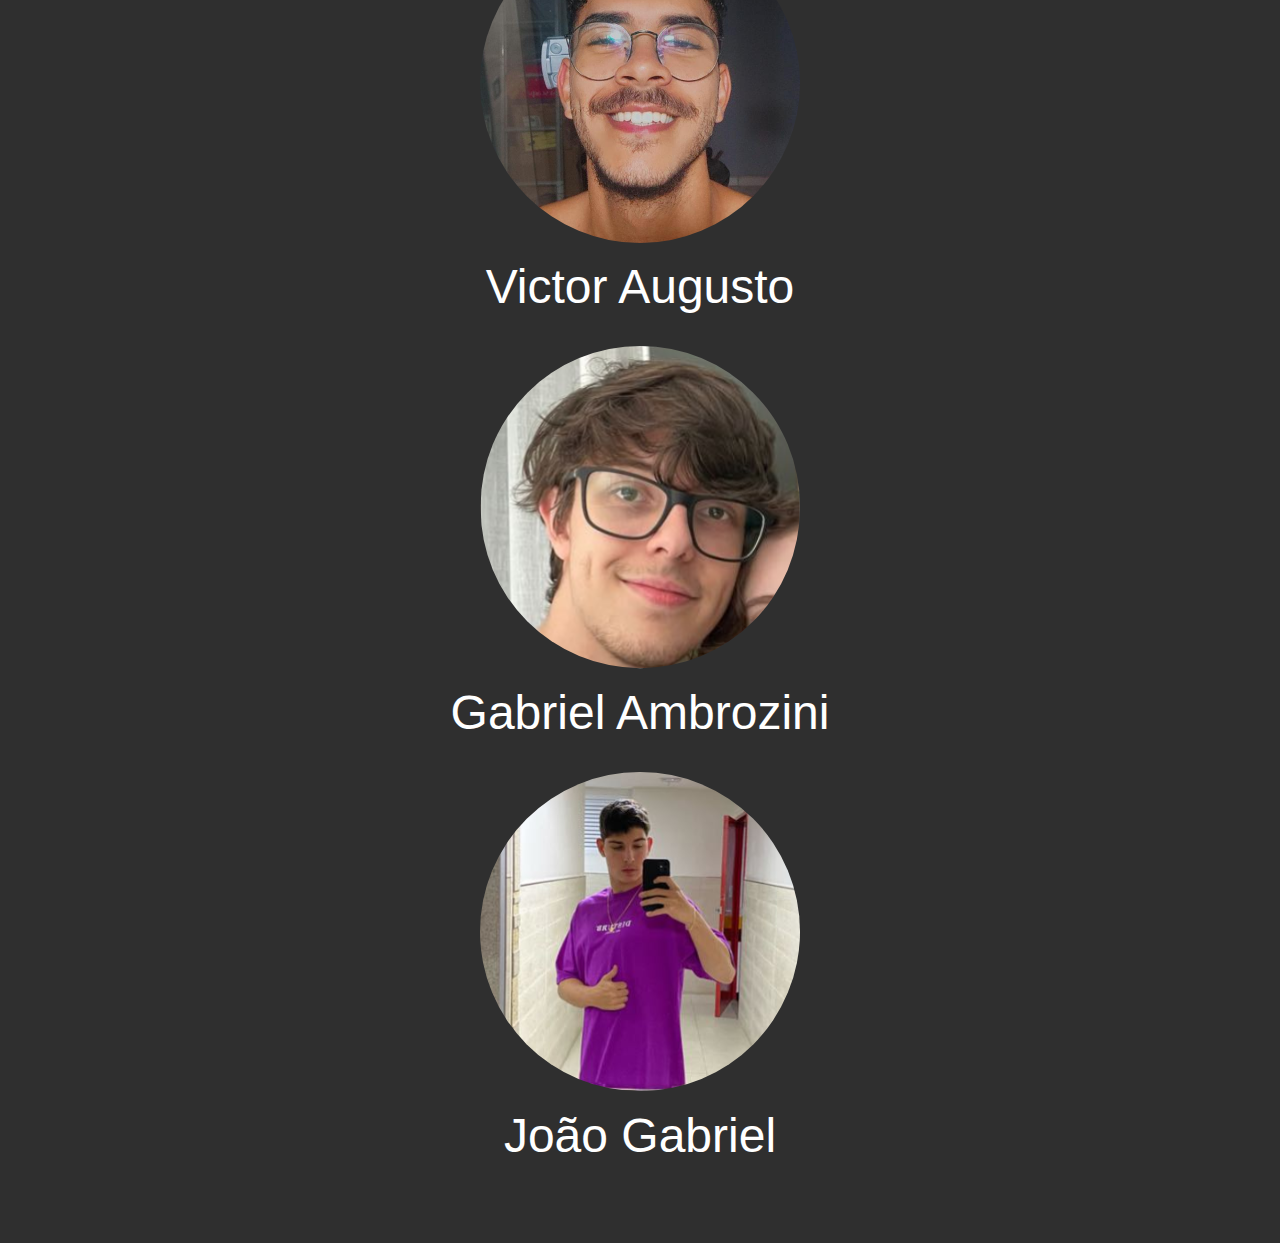
<file: pages/sobreNos.html>
<!DOCTYPE html>
<html lang="pt-BR">

<head>
    <meta charset="UTF-8">
    <title>Sobre Nós?</title>
    <link rel="stylesheet" href="../styles/global.css">
    <link rel="stylesheet" href="../styles/sobreNos.css">
    <script defer src="../scripts/menu.js"></script>
</head>

<body>
    <div id="backgroundOverlay"></div>
    <header>
        <div>
            <img id="menuIcon" src="../assets/menu.svg" alt="Icone do Menu" onclick="openMenu()">
            <img id="logo" src="../assets/logo.svg" alt="">
        </div>
        <!-- Menu lateral -->
        <nav id="menu">
            <div id="closeDiv">
                <img id="closeNav" src="../assets/close.svg" alt="Icone do X" onclick="closeMenu()">
            </div>
            <ul>
                <a href="../index.html">
                    <li>
                        <img src="../assets/home.svg" alt="Logo da pagina home">
                        <span>Home</span>
                    </li>
                </a>
                
                <a href="./login.html">
                    <li>
                        <img src="../assets/login.svg" alt="Logo de login">
                        <span>Faça Login</span>
                    </li>
                </a>
                
                <a href="./sobreNos.html">
                    <li>
                        <img src="../assets/info.svg" alt="Logo de sobre nós">
                        <span>Sobre nós</span>
                    </li>
                </a>
                
                <a href="./ajuda.html">
                    <li>
                        <img src="../assets/help.svg" alt="Logo para ajuda">
                        <span>Ajuda</span>
                    </li>
                </a>
                
            </ul>
        </nav>
    </header>
    <main>
        <h1 class="title">Quem Somos?</h1>
        <p class="text">Somos uma empresa formada por estudantes de ciência da computação buscando ajudar a sociedade a construir um mundo melhor.</p>
        <h1 class="title title2">Colaboradores</h1>
        <ul>
            <li>
                <img src="../assets/thiagoMelo.svg" alt="Foto">
                <span>Thiago Melo</span>
            </li>
            <li>
                <img src="../assets/gabrielNovais.svg" alt="Foto">
                <span>Gabriel Novais</span>
            </li>
            <li>
                <img src="../assets/victorAugusto.svg" alt="Foto">
                <span>Victor Augusto</span>
            </li>
            <li>
                <img src="../assets/gabrielAmbrozini.svg" alt="Foto">
                <span>Gabriel Ambrozini</span>
            </li>
            <li>
                <img src="../assets/joaoGabriel.svg" alt="Foto">
                <span>João Gabriel</span>
            </li>
        </ul>
    </main>

</body>

</html>
</file>
<file: styles/global.css>
*{
    margin: 0;
    padding: 0;
    box-sizing: border-box;
}

:root{
    --backgroundColor: #2F2F2F;
    --defaultGreen: #206C47;
    --hoverGreen: #5FC393;
    --newLogoName: #4A9772;
    --worldLogoName: #D0A765;
    --inputBackground: rgba(0, 0, 0, 0.25);
    --hiperlink: #3d9c6e;
}

/*Fonts*/
@import url('https://fonts.googleapis.com/css2?family=Inter:wght@400;700&family=Irish+Grover&family=Readex+Pro&display=swap');


body {
    background-color: var(--backgroundColor);
    min-width: 100vw;
    min-height: 100vh;
    max-width: 100vw;
    height: max-content;
    overflow-x: hidden;
}

main{
    display: flex;
    flex-direction: column;
    align-items: center;
    z-index: 0;
    margin-bottom: 5rem;
}

/*buttons*/

.button{
    width: 20rem;
    padding: 1rem;
    margin: 2rem auto;
    font-size: 2rem;

    border: none;
    border-radius: 0.5rem;
    color: white;
    background-color: var(--defaultGreen);
    cursor: pointer;
}

.button:hover{
    background-color: var(--hoverGreen);
}

.button a{
    text-decoration: none;
    color: white;
}

/* Menu Css */

header {
    padding: 64px;
    max-width: 100vw;
}

header div {
    display: flex;
    justify-content: space-between;
    align-items: center;
}

#menuIcon {
    cursor:pointer;
    height: 2rem;
}

#logo {
    display: flex;
    justify-content: center;
    align-items: center;
    gap: 1rem;
}

#logo{
    width: 20rem;
}

#backgroundOverlay {
    position: fixed;
    top: 0;
    left: 0;

    width: 100vw;
    min-height: 100%;
    background: rgba(0, 0, 0, 0.4);
    display: none;
    z-index: 1;
}

nav {
    position: fixed;
    background-color: var(--backgroundColor);
    top: 0;
    left: -50vw;
    padding-top: 64px;
    display: flex;
    flex-direction: column;
    width: 50vw;
    min-height: 100vh;
    transition: all .4s;
    z-index: 2;
}

nav a{
    text-decoration: none;
}

#closeNav {
    height: 4.5rem;
    padding: 24px 40px;
    margin-left: auto;
    margin-bottom: 1rem;
    cursor:pointer;
}

nav li {
    display: flex;
    justify-content: flex-start;
    align-items: center;
    width: min-content;
    gap: 16px;
    width: 100%;
    padding: 32px 32px;
    box-shadow: 16px;
    cursor:pointer;
}

nav li:hover {
    background: rgba(0, 0, 0, 0.1);
}

nav ul img {
    height: 1.5rem;
}

nav span {
    font-family: 'Inter', sans-serif;
    font-size: 2rem;
    color: white;
}
</file>
<file: styles/index.css>
main {
    display: flex;
    flex-direction: column;
    justify-content: center;
    align-items: center;
    max-width: 100vw;
    padding: 1rem;
}

.divTitle {
    margin-bottom: 3rem;
}

.title {
    font-family: 'Readex Pro', sans-serif;
    font-weight: 700;
    text-align: center;
    font-size: 4rem;
    color: white;
}

.text {
    font-family: 'Inter', sans-serif;
    font-weight: 400;
    font-size: 2.5rem;
    text-align: center;
    color: white;
    max-width: 70vw;
    margin-bottom: 3rem;
}


#carrosel{
    display: flex;
    flex-wrap: wrap;
    justify-content: center;
    align-items: center;
    gap: 5rem;
    margin: 3rem 0;
}

.carrosel{
    display: flex;
    flex-direction: column;
    gap: 1rem;
    justify-content: center;
    align-items: center;
    width: max-content;
    margin-bottom: 2rem;
}

.carrosel div{
    display: flex;
    width: max-content;
}

.carrosel span{
    font-family: 'Inter', sans-serif;
    font-weight: 700;
    font-size: 2rem;
    text-align: center;
    color: white;
}

.image{
    max-width: 18.75rem;
}

.seta{
    width: 5rem;
    padding: 2rem;
}

.subTitle {
    font-size: 3rem;
}

#containerBeneficios {
    display: flex;
    flex-direction: column;
    align-items: flex-start;
    width: max-content;
    gap: 2.5rem;
    margin-top: 2rem;
}

.divBeneficios {
    display: flex;
    justify-content: start;
    align-items: center;
    gap: 1rem;
}

.divBeneficios img {
    width: 2rem;
}

.divBeneficios span {
    font-family: 'Inter', sans-serif;
    font-size: 2rem;
    color: white;
}
</file>
<file: styles/agradecimento.css>
main{
    color: white;
    display: flex;
    flex-direction: column;
    justify-content: center;
}

main h1{
    font-size: 3rem;
}

main p{
    font-size: 2rem;
}

.textoAgradecimento{
    display: grid;
    grid-template-columns: min-content 20rem;
    align-items: center;
}

main img{
    width: 30rem;
}

.buttons{
    display: flex;
    gap: 5rem;
}
</file>
<file: styles/ajuda.css>
.title {
    font-family: 'Readex Pro', sans-serif;
    font-weight: 700;
    text-align: center;
    font-size: 5rem;
    color: white;
    margin-bottom: 5rem;
}

main, footer{
    color: white;
    display: flex;
    flex-direction: column;
    align-items: center;
    text-align: center;
}

main ul{
    display: flex;
    flex-direction: column;
    gap: 2rem;
}

main li{
    display: flex;
    flex-direction: column;
    gap: 1.5rem;
}

main h2, main p{
    max-width: 70vw;
}

main h2, footer h2{
    font-weight: 700;
    font-size: 4rem;
}

main p, footer h2{
    font-size: 3rem;
}

footer{
    margin-bottom: 4rem;
}
footer p{
    margin: 1rem 0;
    max-width: 50vw;
    font-size: 2.5rem;
}

#socialMidias{
    display: flex;
    flex-direction: column;
    position: relative;
    gap: 1rem;
    margin-top: 2rem;
}

#socialMidias div{
    display: flex;
    justify-content: flex-start;
    align-items: center;
    gap: 1rem;
}

footer div img{
    width: 2rem;
}

footer div span{
    text-align: start;
    font-size: 2.5rem;
}
</file>
<file: styles/associacao.css>
#containerColetasRealizadas,#containerColetasPendentes, #containerCatadores{
    display: flex;
    flex-direction: column;
    align-items: center;
    margin: 3rem 0;
}

#containerColetasRealizadas h1, #containerColetasPendentes h1, #containerCatadores h1{
    font-family: 'Readex Pro', sans-serif;
    font-weight: 400;
    font-size: 2.5rem;
    text-align: center;
    color: white;
    max-width: 70vw;
    margin-bottom: 3rem;
}

#coletasRealizadas, #coletasPendentes, #catadores{
    display: flex;
    gap: 2rem;
}

.coletaRealizada, .coletaPendente, .catador{
    display: flex;
    flex-direction: column;
    padding: 1rem;
    border-radius: 1rem;
    color: white;
    background-color: rgb(59, 59, 59);
    font-size: 1.3rem;
    gap: 0.5rem;
}

.coletaRealizada div, .coletaPendente div, .catador div{
    display: flex;
    align-items: center;
    gap: 1rem;
}

#catadorImage1, #catadorImage2, #catadorImage3{
    border-radius: 50%;
    width: 6rem;
    height: 6rem;
}

#catadorImage1{
    background-image: url(../assets/catador1.jpg);
    background-position: center;
    background-size: cover;
}

#catadorImage2{
    background-image: url(../assets/catador2.jpg);
    background-position: center;
    background-size: cover;
}

#catadorImage3{
    background-image: url(../assets/catador3.jpeg);
    background-position: right;
    background-size: cover;
}

.coletaRealizada div span, .coletaPendente div span, .catador div span{
    text-transform: capitalize;
    font-size: 2rem;
}

.coletaRealizadaTitle{
    color: #4A9772;
}

.coletaPendenteTitle{
    color: #dbd35e;
}

.catadorTitle{
    color: var(--hoverGreen);
}

.seta{
    width: 3rem;
    padding: 1rem;
    opacity: 0.1;
}
</file>
<file: styles/cadastro.css>
.title {
    font-family: 'Readex Pro', sans-serif;
    font-weight: 700;
    text-align: center;
    font-size: 6rem;
    color: white;
    margin-bottom: 2rem;
}

form{
    display: flex;
    flex-direction: column;
    gap: 2rem;
}

.inputDiv{
    display: flex;
    flex-direction: column;
}

.labelCadastro{
    color: var(--defaultGreen);
    font-weight: 400;
    font-size: 3rem;
    margin-bottom: 0.5rem;
    padding-left: 0.8rem;
    text-transform: uppercase;
}

.inputCadastro {
    outline: none;
    border: solid 0.15rem var(--defaultGreen);
    border-radius: 0.8rem;

    padding: 1rem;
    font-size: 3rem;
    color: white;

    background-color: var(--inputBackground);
    border-color: var(--defaultGreen);
}

.inputCadastro:focus{
    box-shadow: 0 0 0 0;
    outline: 0;
    border-color: var(--hoverGreen);
}

.checkBoxsDiv{
    display: flex;
    justify-content: space-around;
    
}
.inputDiv_checkbox{
    display: flex;
    align-items: center;
    gap: 1rem;
}

.inputCadastro_checkbox{
    position: relative;
    appearance: none;
    outline: none;
    cursor: pointer;
    background-color: white;
    width: 2.5rem;
    height: 2.5rem;
    transition: all 600ms ease-in-out;
    
}

.inputCadastro_checkbox:checked{
    background-color: var(--defaultGreen);
}

.inputCadastro_checkbox:checked:before{
    left: 14px;
    top: 4px;
    content: '';
    position: absolute;
    transform:rotate(45deg);
    width: 0.5rem;
    height: 1.3rem;
    background: none;
    border-bottom: 0.3rem solid white;
    border-right: 0.3rem solid white;
}

.inputCadastro_checkbox:focus{
    box-shadow: 0 0 0.5rem var(--hoverGreen);
}

.labelCadastro_checkbox{
    font-size: 2.5rem;
    color: white;
}

#afterCheckbox_associacao, #afterCheckbox_pessoaFisica{
    display: none;
    flex-direction: column;
    gap: 2rem;
    
}

.divButtonCadastrar{
    display: flex;
    justify-content: center;
    margin: 3rem 0;
}

#modal{
    z-index: 3;
    position: absolute;
    top: 50rem;
    left: 11rem;
    width: 40rem;
    height: 30rem;
    background-color: red;
    display: none;
}
</file>
<file: styles/login.css>
main{
    margin-top: 1rem;
    font-family: 'Readex Pro', sans-serif;
}

.title {
    font-family: 'Readex Pro', sans-serif;
    font-weight: 700;
    text-align: center;
    font-size: 4rem;
    color: white;
    margin-bottom: 2rem;
}

form{
    display: flex;
    flex-direction: column;
}

.inputDiv {
    display: flex;
    flex-direction: column;
    margin: 1.2rem 0;
}

.inputDiv label {
    color: var(--defaultGreen);
    font-weight: 400;
    font-size: 2rem;
    margin-bottom: 0.5rem;
    padding-left: 0.8rem;
}

.containerInput {
    position: relative;
}

#emailIcon{
    position: absolute;
    left: 1rem;
    top: 0.8rem;
    height: 2rem;
}

#lokerIcon{
    position: absolute;
    left: 1.2rem;
    top: 0.4rem;
    width: 2rem; 
}

.inputDiv input {
    outline: none;
    border: solid 0.15rem var(--defaultGreen);
    border-radius: 0.8rem;

    padding: 0.5rem;
    padding-left: 4.5rem;
    font-size: 2rem;
    color: white;

    background-color: var(--inputBackground);
    border-color: var(--defaultGreen);
}

.inputDiv input:focus{
    box-shadow: 0 0 0 0;
    outline: 0;
    border-color: var(--hoverGreen);
}

#forgotPassword{
    text-decoration: none;
    padding-left: 1rem;
    font-size: 1.5rem;
    color: var(--hiperlink);
}

#forgotPassword:hover{
    color: var(--hoverGreen);
}

#registerSpan{
    font-size: 1.5rem;
    color: var(--defaultGreen);
}

#registerSpan a{
    color: var(--hiperlink);
    text-decoration: none;
}

#registerSpan a:hover{
    color: var(--hoverGreen);
}
</file>
<file: styles/pessoaFisica.css>
form{
    display: grid;
    grid-template-columns: min-content min-content;
    justify-items: center;
    gap: 3rem;
}

form label,span{
    color: white;
    font-size: 1.5rem;
}

form .left{
    display: flex;
    flex-direction: column;
    gap: 1rem;
}

.left div{
    display: flex;
    flex-direction: column;
    width: max-content;
    gap: 0.5rem;
}

.left input, .left select{
    width: min-content;
    max-width: 20vw;
    font-size: 1.2rem;
}

.right span{
    display: flex;
    width: max-content;
    margin-bottom: 1rem;
}

.right div{
    display: flex;
    gap: 1rem;
}

.right input{
    width: 1.3rem;
}

#files{
    color: white;
}

#sacolas{
    margin-top: 1rem;
}

#sacolas input{
    width: 5rem;
}
</file>
<file: styles/reperarSenha.css>
header{
    margin-bottom: 10rem;
}

.title {
    font-family: 'Readex Pro', sans-serif;
    font-weight: 700;
    text-align: center;
    font-size: 6rem;
    color: white;
    margin-bottom: 5rem;
}

form{
    display: flex;
    flex-direction: column;
    justify-content: center;
}

.containerInput {
    position: relative;
}

#emailIcon{
    position: absolute;
    left: 1rem;
    top: 1.5rem;
    height: 2.5rem;
}

.containerInput input {
    outline: none;
    border: solid 0.15rem var(--defaultGreen);
    border-radius: 0.8rem;

    padding: 1rem;
    padding-left: 5rem;
    font-size: 3rem;
    color: white;

    background-color: var(--inputBackground);
    border-color: var(--defaultGreen);
}

#voltar{
    text-decoration: none;
    color: var(--defaultGreen);
    font-size: 2.5rem;
}

#voltar:hover{
    color: var(--hoverGreen);
}
</file>
<file: styles/sobreNos.css>
.title {
    font-family: 'Readex Pro', sans-serif;
    font-weight: 700;
    text-align: center;
    font-size: 6rem;
    color: white;
    margin-bottom: 2rem;
}



.title2{
    font-size: 5rem;
    margin-bottom: 2rem;
}

.text {
    font-family: 'Inter', sans-serif;
    font-size: 2rem;
    font-weight: 400;
    text-align: center;
    color: white;
    margin: 2rem 0;
    max-width: 50vw;
}

main ul{
    display: flex;
    flex-direction: column;
    justify-content: center;
    align-items: center;
    gap: 2rem;
}

main li{
    list-style: none;
    display: flex;
    flex-direction: column;
    justify-content: center;
    align-items: center;
    gap: 1rem;
}

main li img{
    width: 20rem;
}

main li span{
    font-family: 'Inter', sans-serif;
    font-size: 3rem;
    text-align: center;
    color: white;
}
</file>
